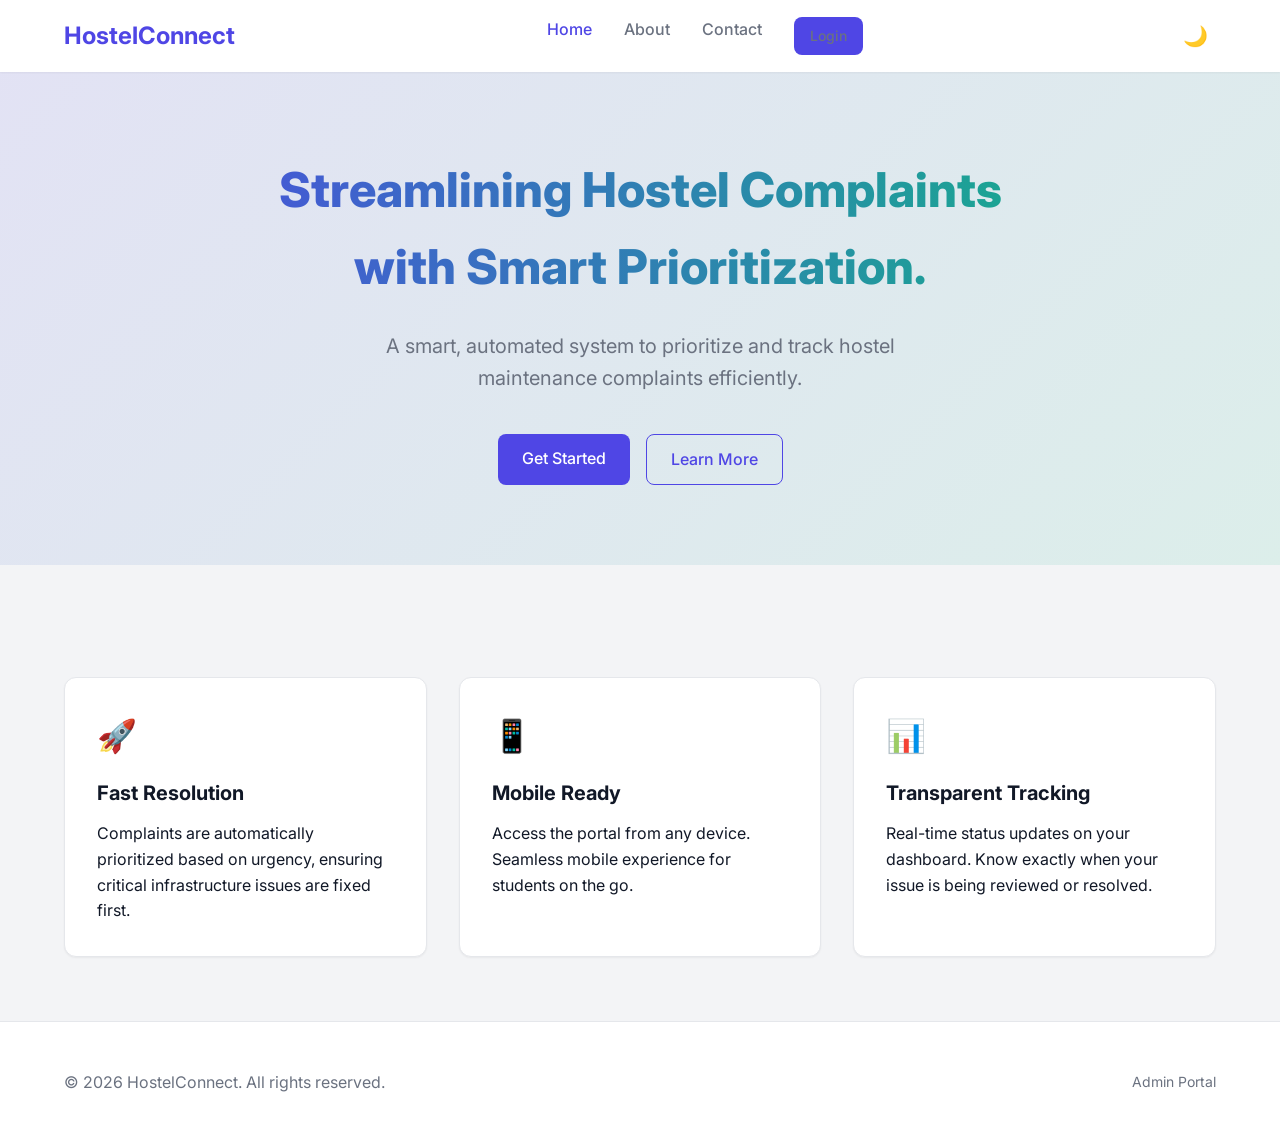
<file: index.html>
<!DOCTYPE html>
<html lang="en">

<head>
    <meta charset="UTF-8">
    <meta name="viewport" content="width=device-width, initial-scale=1.0">
    <title>HostelConnect - Complaint Prioritization System</title>

    <!-- Google Fonts -->
    <link rel="preconnect" href="https://fonts.googleapis.com">
    <link rel="preconnect" href="https://fonts.gstatic.com" crossorigin>
    <link href="https://fonts.googleapis.com/css2?family=Inter:wght@300;400;500;600;700;800&display=swap"
        rel="stylesheet">

    <!-- Custom CSS -->
    <link rel="stylesheet" href="assets/css/style.css">
</head>

<body>
    <!-- Navigation -->
    <nav class="navbar">
        <div class="container nav-container">
            <a href="index.html" class="logo">HostelConnect</a>

            <div class="nav-links hidden-mobile">
                <a href="index.html" class="active">Home</a>
                <a href="about.html">About</a>
                <a href="contact.html">Contact</a>
                <a href="user-login.html" class="btn btn-sm btn-primary">Login</a>
            </div>

            <div class="flex items-center gap-4">
                <button id="theme-toggle" class="theme-toggle" aria-label="Toggle Dark Mode">🌙</button>
                <button id="mobile-menu-btn" class="mobile-menu-btn" aria-label="Open Menu">☰</button>
            </div>
        </div>
    </nav>

    <!-- Hero Section -->
    <section class="hero">
        <div class="container">
            <h1>Streamlining Hostel Complaints <br> with Smart Prioritization.</h1>
            <p>A smart, automated system to prioritize and track hostel maintenance complaints efficiently.</p>
            <div class="flex justify-center gap-4">
                <a href="user-login.html" class="btn btn-primary">Get Started</a>
                <a href="about.html" class="btn btn-outline">Learn More</a>
            </div>
        </div>
    </section>

    <!-- Features Section -->
    <section class="features">
        <div class="container">
            <div class="features-grid">
                <div class="feature-card">
                    <div class="feature-icon">🚀</div>
                    <h3>Fast Resolution</h3>
                    <p class="text-muted">Complaints are automatically prioritized based on urgency, ensuring critical
                        infrastructure issues are fixed first.</p>
                </div>
                <div class="feature-card">
                    <div class="feature-icon">📱</div>
                    <h3>Mobile Ready</h3>
                    <p class="text-muted">Access the portal from any device. Seamless mobile experience for students on
                        the go.</p>
                </div>
                <div class="feature-card">
                    <div class="feature-icon">📊</div>
                    <h3>Transparent Tracking</h3>
                    <p class="text-muted">Real-time status updates on your dashboard. Know exactly when your issue is
                        being reviewed or resolved.</p>
                </div>
            </div>
        </div>
    </section>

    <!-- Footer -->
    <footer>
        <div class="container"
            style="display: flex; justify-content: space-between; align-items: center; flex-wrap: wrap;">
            <p>&copy; 2026 HostelConnect. All rights reserved.</p>
            <a href="admin-login.html" style="color: var(--text-muted); font-size: 0.875rem;">Admin Portal</a>
        </div>
    </footer>

    <!-- Scripts -->
    <script src="assets/js/main.js"></script>
</body>

</html>
</file>
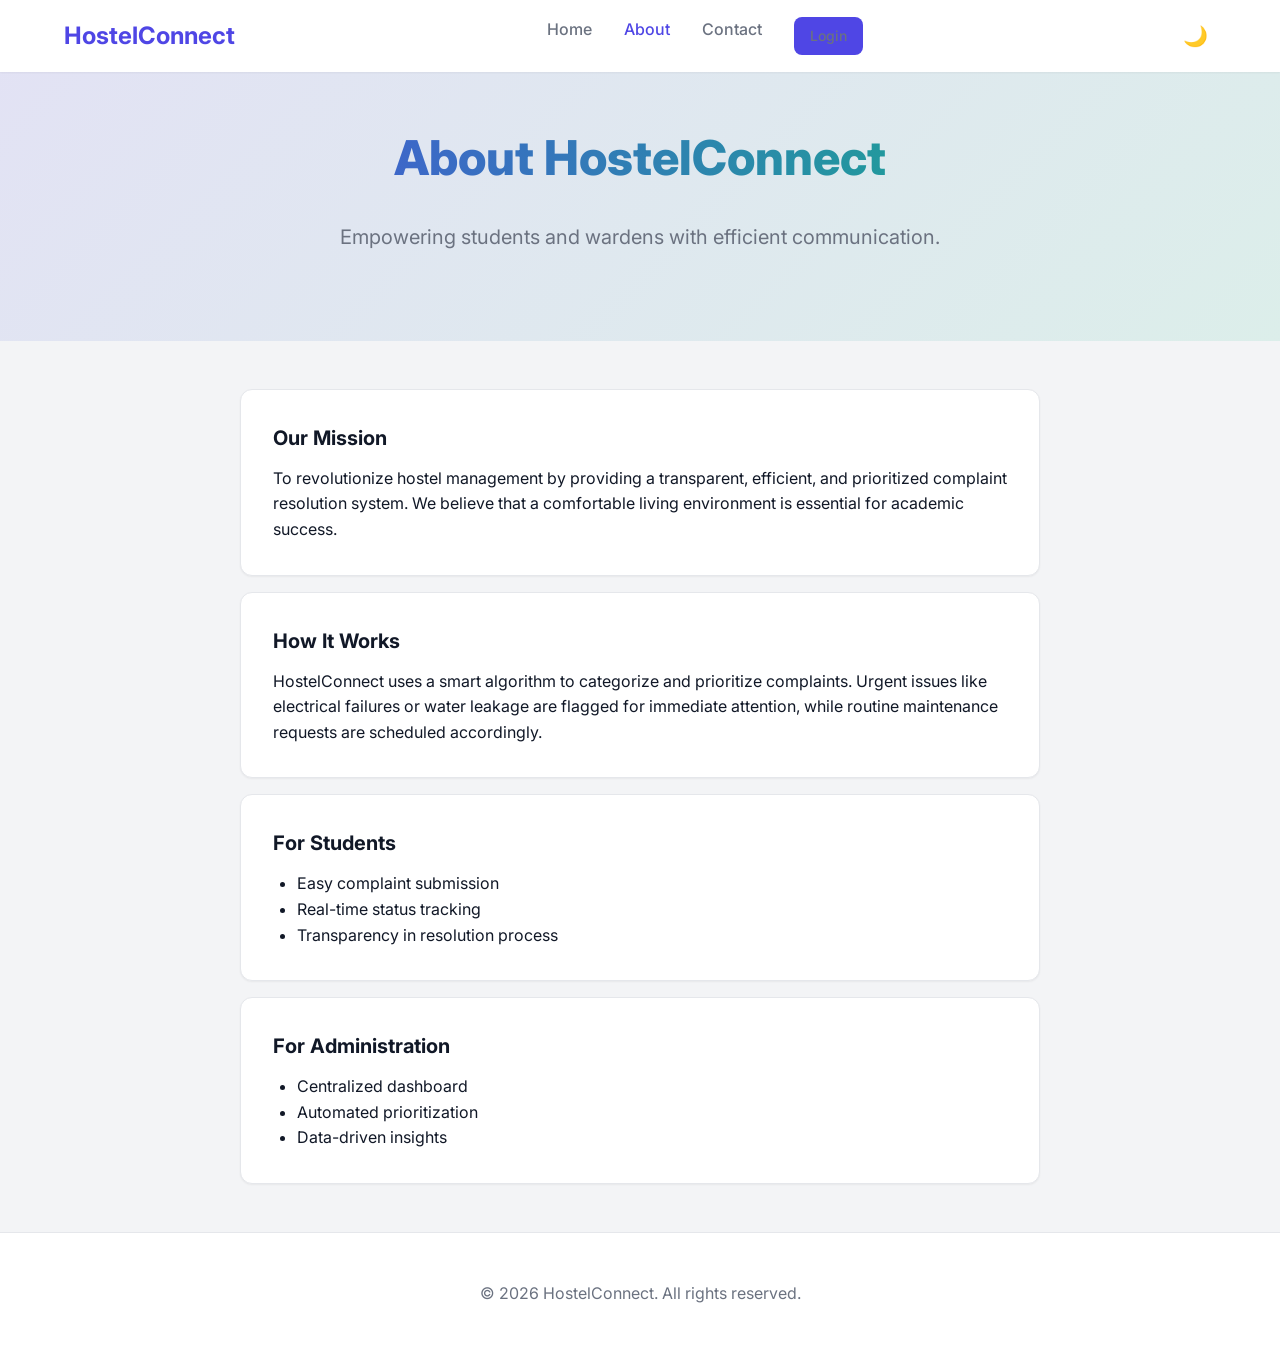
<file: about.html>
<!DOCTYPE html>
<html lang="en">

<head>
    <meta charset="UTF-8">
    <meta name="viewport" content="width=device-width, initial-scale=1.0">
    <title>About - HostelConnect</title>
    <link rel="preconnect" href="https://fonts.googleapis.com">
    <link rel="preconnect" href="https://fonts.gstatic.com" crossorigin>
    <link href="https://fonts.googleapis.com/css2?family=Inter:wght@300;400;500;600;700&display=swap" rel="stylesheet">
    <link rel="stylesheet" href="assets/css/style.css">
</head>

<body>
    <nav class="navbar">
        <div class="container nav-container">
            <a href="index.html" class="logo">HostelConnect</a>
            <div class="nav-links hidden-mobile">
                <a href="index.html">Home</a>
                <a href="about.html" class="active">About</a>
                <a href="contact.html">Contact</a>
                <a href="user-login.html" class="btn btn-sm btn-primary">Login</a>
            </div>
            <div class="flex items-center gap-4">
                <button id="theme-toggle" class="theme-toggle" aria-label="Toggle Dark Mode">🌙</button>
                <button id="mobile-menu-btn" class="mobile-menu-btn" aria-label="Open Menu">☰</button>
            </div>
        </div>
    </nav>

    <section class="hero" style="padding: 3rem 0;">
        <div class="container">
            <h1>About HostelConnect</h1>
            <p>Empowering students and wardens with efficient communication.</p>
        </div>
    </section>

    <div class="container" style="padding: 3rem 1.5rem;">
        <div class="flex gap-4" style="flex-direction: column; max-width: 800px; margin: 0 auto;">
            <div class="feature-card">
                <h3>Our Mission</h3>
                <p class="text-muted">
                    To revolutionize hostel management by providing a transparent, efficient, and prioritized complaint
                    resolution system.
                    We believe that a comfortable living environment is essential for academic success.
                </p>
            </div>

            <div class="feature-card">
                <h3>How It Works</h3>
                <p class="text-muted">
                    HostelConnect uses a smart algorithm to categorize and prioritize complaints.
                    Urgent issues like electrical failures or water leakage are flagged for immediate attention,
                    while routine maintenance requests are scheduled accordingly.
                </p>
            </div>

            <div class="feature-card">
                <h3>For Students</h3>
                <ul class="text-muted" style="list-style: disc; padding-left: 1.5rem;">
                    <li>Easy complaint submission</li>
                    <li>Real-time status tracking</li>
                    <li>Transparency in resolution process</li>
                </ul>
            </div>
            <div class="feature-card">
                <h3>For Administration</h3>
                <ul class="text-muted" style="list-style: disc; padding-left: 1.5rem;">
                    <li>Centralized dashboard</li>
                    <li>Automated prioritization</li>
                    <li>Data-driven insights</li>
                </ul>
            </div>
        </div>
    </div>

    <footer>
        <div class="container">
            <p>&copy; 2026 HostelConnect. All rights reserved.</p>
        </div>
    </footer>
    <script src="assets/js/main.js"></script>
</body>

</html>
</file>
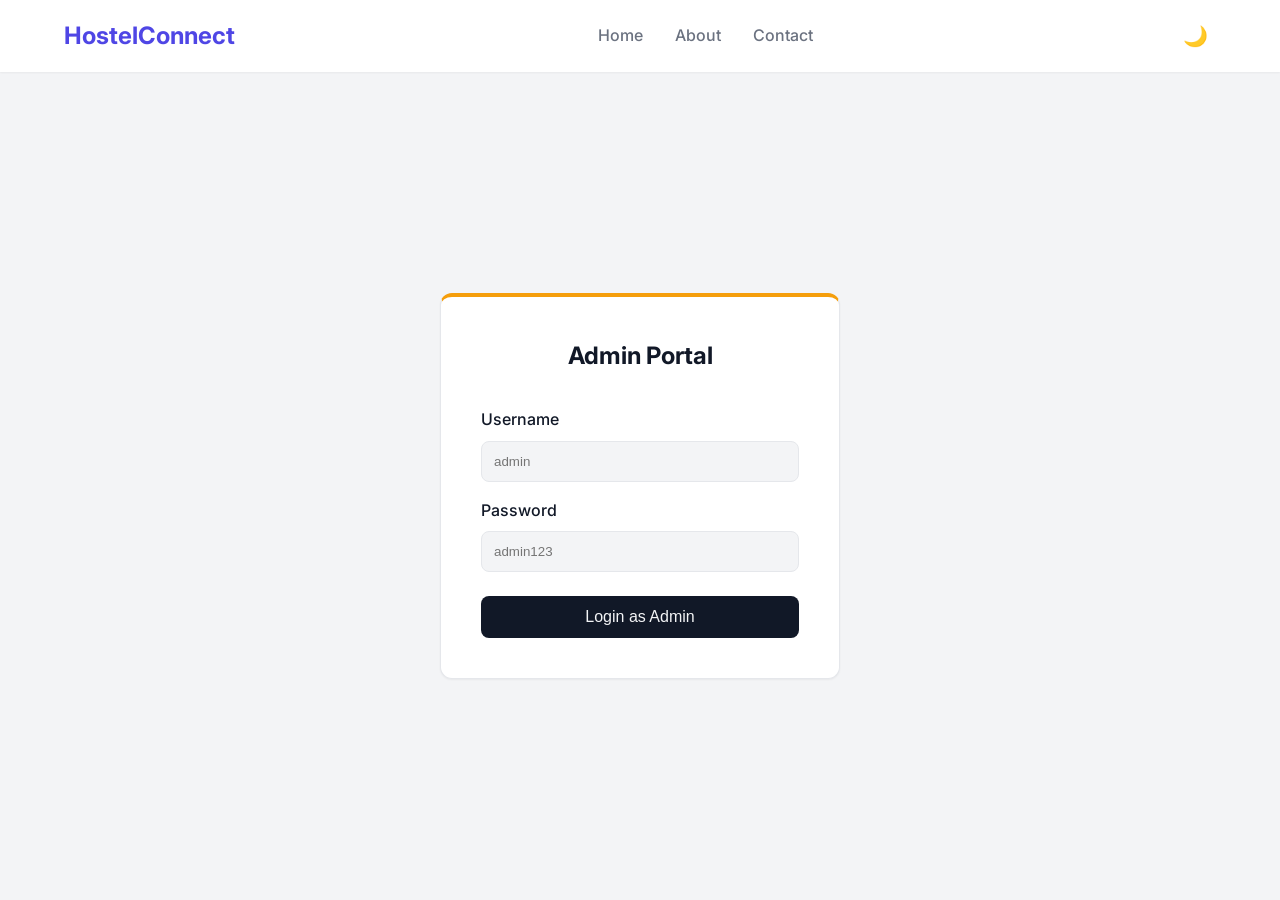
<file: admin-dashboard.html>
<!DOCTYPE html>
<html lang="en">

<head>
    <meta charset="UTF-8">
    <meta name="viewport" content="width=device-width, initial-scale=1.0">
    <title>Admin Dashboard - HostelConnect</title>
    <link rel="preconnect" href="https://fonts.googleapis.com">
    <link rel="preconnect" href="https://fonts.gstatic.com" crossorigin>
    <link href="https://fonts.googleapis.com/css2?family=Inter:wght@300;400;500;600;700&display=swap" rel="stylesheet">
    <link rel="stylesheet" href="assets/css/style.css">
    <style>
        .dashboard-container {
            display: grid;
            grid-template-columns: 250px 1fr;
            min-height: calc(100vh - 72px);
        }

        .sidebar {
            background-color: var(--bg-card);
            border-right: 1px solid var(--border-color);
            padding: 2rem 1rem;
        }

        .sidebar-menu {
            display: flex;
            flex-direction: column;
            gap: 0.5rem;
        }

        .menu-item {
            padding: 0.75rem 1rem;
            border-radius: var(--radius-md);
            color: var(--text-muted);
            cursor: pointer;
            transition: var(--transition);
        }

        .menu-item:hover,
        .menu-item.active {
            background-color: rgba(79, 70, 229, 0.1);
            color: var(--primary-color);
            font-weight: 500;
        }

        .main-content {
            padding: 2rem;
            background-color: var(--bg-body);
        }

        .section {
            display: none;
        }

        .section.active {
            display: block;
        }

        .status-badge {
            padding: 0.25rem 0.75rem;
            border-radius: 999px;
            font-size: 0.75rem;
            font-weight: 500;
        }

        .status-submitted {
            background-color: #DBEAFE;
            color: #1E40AF;
        }

        .status-review {
            background-color: #FEF3C7;
            color: #92400E;
        }

        .status-progress {
            background-color: #D1FAE5;
            color: #065F46;
        }

        .status-resolved {
            background-color: #E0E7FF;
            color: #3730A3;
        }

        .status-closed {
            background-color: #F3F4F6;
            color: #374151;
        }

        .filters {
            display: flex;
            gap: 1rem;
            margin-bottom: 1.5rem;
            align-items: center;
        }

        @media (max-width: 768px) {
            .dashboard-container {
                grid-template-columns: 1fr;
            }

            .sidebar {
                display: none;
            }
        }
    </style>
</head>

<body>
    <nav class="navbar">
        <div class="container nav-container">
            <a href="index.html" class="logo">HostelConnect <span
                    style="font-size: 0.75rem; background: var(--secondary-color); color: white; padding: 2px 6px; border-radius: 4px; vertical-align: middle;">ADMIN</span></a>
            <div class="flex items-center gap-4">
                <span id="admin-greeting" style="font-size: 0.875rem; font-weight: 500;">Hello, Admin</span>
                <button id="logout-btn" class="btn btn-sm btn-outline">Logout</button>
                <button id="theme-toggle" class="theme-toggle" aria-label="Toggle Dark Mode">🌙</button>
                <button id="mobile-menu-btn" class="mobile-menu-btn" aria-label="Open Menu">☰</button>
            </div>
        </div>
    </nav>

    <div class="dashboard-container">
        <!-- Sidebar -->
        <aside class="sidebar">
            <div class="sidebar-menu">
                <div class="menu-item active" data-section="all-complaints">
                    📊 Dashboard
                </div>
                <div class="menu-item" data-section="validate-registrations">
                    👥 Validate Users
                </div>
                <div class="menu-item" data-section="manage-users">
                    👨‍🎓 All Students
                </div>
                <div class="menu-item" data-section="profile">
                    👤 Admin Profile
                </div>
            </div>
        </aside>

        <!-- Main Content -->
        <main class="main-content">

            <!-- All Complaints Section -->
            <section id="all-complaints" class="section active">
                <h2 style="margin-bottom: 1.5rem;">Complaint Overview</h2>

                <div class="feature-card" style="margin-bottom: 2rem;">
                    <div class="filters">
                        <label style="font-weight: 500;">Filter Status:</label>
                        <select id="status-filter"
                            style="padding: 0.5rem; border: 1px solid var(--border-color); border-radius: var(--radius-md); background: var(--bg-body); color: var(--text-main);">
                            <option value="All">All</option>
                            <option value="Submitted">Submitted</option>
                            <option value="Under Review">Under Review</option>
                            <option value="In Progress">In Progress</option>
                            <option value="Resolved">Resolved</option>
                            <option value="Closed">Closed</option>
                        </select>
                        <label style="font-weight: 500;">Filter Urgency:</label>
                        <select id="urgency-filter"
                            style="padding: 0.5rem; border: 1px solid var(--border-color); border-radius: var(--radius-md); background: var(--bg-body); color: var(--text-main);">
                            <option value="All">All</option>
                            <option value="High">High</option>
                            <option value="Medium">Medium</option>
                            <option value="Low">Low</option>
                        </select>
                    </div>

                    <div style="overflow-x: auto;">
                        <table style="width: 100%; border-collapse: collapse; text-align: left;">
                            <thead>
                                <tr style="border-bottom: 2px solid var(--border-color);">
                                    <th style="padding: 1rem;">ID</th>
                                    <th style="padding: 1rem;">User</th>
                                    <th style="padding: 1rem;">Title</th>
                                    <th style="padding: 1rem;">Urgency</th>
                                    <th style="padding: 1rem;">Date</th>
                                    <th style="padding: 1rem;">Status</th>
                                    <th style="padding: 1rem;">Action</th>
                                </tr>
                            </thead>
                            <tbody id="admin-complaints-table">
                                <!-- Populated by JS -->
                            </tbody>
                        </table>
                    </div>
                </div>
            </section>

            <!-- Validate Registrations Section -->
            <section id="validate-registrations" class="section">
                <h2 style="margin-bottom: 1.5rem;">Validate New Registrations</h2>
                <div class="feature-card">
                    <div style="overflow-x: auto;">
                        <table style="width: 100%; border-collapse: collapse; text-align: left;">
                            <thead>
                                <tr style="border-bottom: 2px solid var(--border-color);">
                                    <th style="padding: 1rem;">Name</th>
                                    <th style="padding: 1rem;">Username</th>
                                    <th style="padding: 1rem;">Hostel/Room</th>
                                    <th style="padding: 1rem;">Status</th>
                                    <th style="padding: 1rem;">Action</th>
                                </tr>
                            </thead>
                            <tbody id="user-validation-table">
                                <!-- Populated by JS -->
                            </tbody>
                        </table>
                    </div>
                </div>
            </section>

            <!-- All Users Section -->
            <section id="manage-users" class="section">
                <h2 style="margin-bottom: 1.5rem;">All Students</h2>
                <div class="feature-card">
                    <div style="overflow-x: auto;">
                        <table style="width: 100%; border-collapse: collapse; text-align: left;">
                            <thead>
                                <tr style="border-bottom: 2px solid var(--border-color);">
                                    <th style="padding: 1rem;">Name</th>
                                    <th style="padding: 1rem;">Username</th>
                                    <th style="padding: 1rem;">Hostel/Room</th>
                                    <th style="padding: 1rem;">Phone</th>
                                    <th style="padding: 1rem;">Status</th>
                                    <th style="padding: 1rem;">Actions</th>
                                </tr>
                            </thead>
                            <tbody id="all-users-table">
                                <!-- Populated by JS -->
                            </tbody>
                        </table>
                    </div>
                </div>
            </section>

            <!-- Profile Section -->
            <section id="profile" class="section">
                <h2 style="margin-bottom: 1.5rem;">Admin Profile</h2>
                <div class="feature-card" style="max-width: 600px;">
                    <form id="profile-form">
                        <div class="flex items-center gap-4" style="margin-bottom: 2rem;">
                            <div style="position: relative;">
                                <img id="profile-img-display" src="" alt="Profile"
                                    style="width: 80px; height: 80px; border-radius: 50%; object-fit: cover; background-color: var(--secondary-color); display: none;">
                                <div id="profile-icon-display"
                                    style="width: 80px; height: 80px; background-color: var(--secondary-color); border-radius: 50%; display: flex; align-items: center; justify-content: center; color: white; font-size: 2rem;">
                                    🛡️</div>
                                <label for="profile-pic-input"
                                    style="position: absolute; bottom: 0; right: 0; background: var(--text-main); color: var(--bg-body); border-radius: 50%; width: 24px; height: 24px; display: flex; align-items: center; justify-content: center; cursor: pointer; font-size: 0.8rem;">✏️</label>
                                <input type="file" id="profile-pic-input" accept="image/*" style="display: none;">
                            </div>
                            <div>
                                <h3 id="profile-name-display">System Administrator</h3>
                                <p class="text-muted" id="profile-role-display">Super Admin</p>
                            </div>
                        </div>

                        <div style="margin-bottom: 1rem;">
                            <label style="display: block; margin-bottom: 0.5rem; font-weight: 500;">Full Name</label>
                            <input type="text" id="profile-name" value="System Administrator"
                                style="width: 100%; padding: 0.75rem; border: 1px solid var(--border-color); border-radius: var(--radius-md); background: var(--bg-body); color: var(--text-main);">
                        </div>

                        <div style="margin-bottom: 1rem;">
                            <label style="display: block; margin-bottom: 0.5rem; font-weight: 500;">Phone Number</label>
                            <input type="tel" id="profile-phone" value="987-654-3210"
                                style="width: 100%; padding: 0.75rem; border: 1px solid var(--border-color); border-radius: var(--radius-md); background: var(--bg-body); color: var(--text-main);">
                        </div>

                        <div style="margin-bottom: 1.5rem;">
                            <label style="display: block; margin-bottom: 0.5rem; font-weight: 500;">Office
                                Location</label>
                            <input type="text" id="profile-office" value="Main Administrative Block"
                                style="width: 100%; padding: 0.75rem; border: 1px solid var(--border-color); border-radius: var(--radius-md); background: var(--bg-body); color: var(--text-main);">
                        </div>

                        <button type="submit" class="btn btn-primary">Save Changes</button>
                    </form>
                </div>
            </section>
        </main>
    </div>

    <script src="assets/js/main.js"></script>
    <script src="assets/js/admin_dashboard.js"></script>
</body>

</html>
</file>
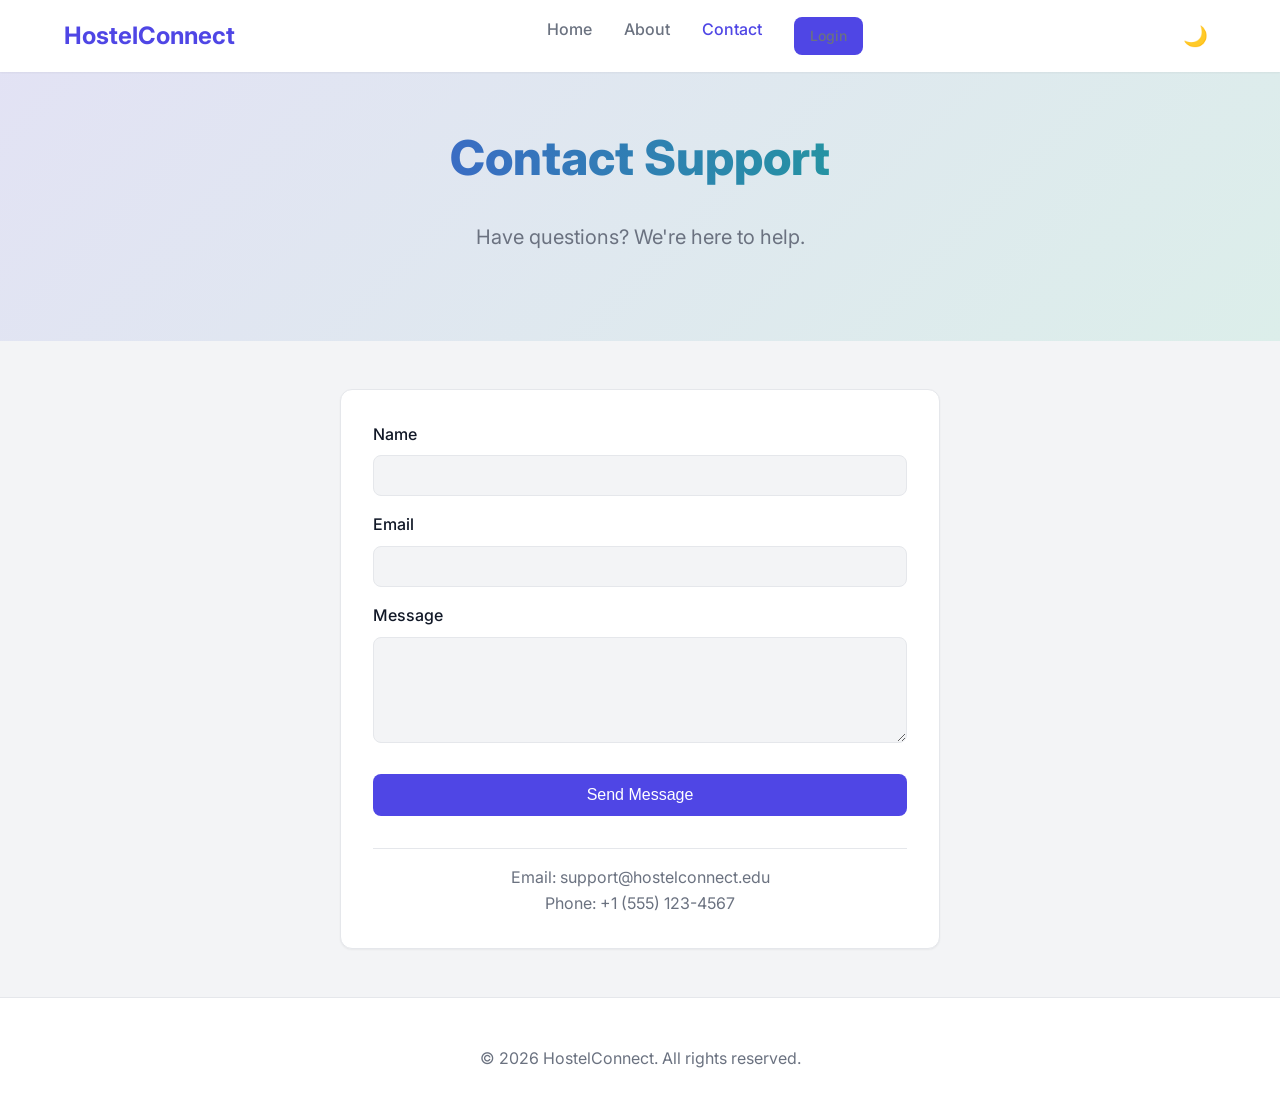
<file: contact.html>
<!DOCTYPE html>
<html lang="en">

<head>
    <meta charset="UTF-8">
    <meta name="viewport" content="width=device-width, initial-scale=1.0">
    <title>Contact - HostelConnect</title>
    <link rel="preconnect" href="https://fonts.googleapis.com">
    <link rel="preconnect" href="https://fonts.gstatic.com" crossorigin>
    <link href="https://fonts.googleapis.com/css2?family=Inter:wght@300;400;500;600;700&display=swap" rel="stylesheet">
    <link rel="stylesheet" href="assets/css/style.css">
</head>

<body>
    <nav class="navbar">
        <div class="container nav-container">
            <a href="index.html" class="logo">HostelConnect</a>
            <div class="nav-links hidden-mobile">
                <a href="index.html">Home</a>
                <a href="about.html">About</a>
                <a href="contact.html" class="active">Contact</a>
                <a href="user-login.html" class="btn btn-sm btn-primary">Login</a>
            </div>
            <div class="flex items-center gap-4">
                <button id="theme-toggle" class="theme-toggle" aria-label="Toggle Dark Mode">🌙</button>
                <button id="mobile-menu-btn" class="mobile-menu-btn" aria-label="Open Menu">☰</button>
            </div>
        </div>
    </nav>

    <section class="hero" style="padding: 3rem 0;">
        <div class="container">
            <h1>Contact Support</h1>
            <p>Have questions? We're here to help.</p>
        </div>
    </section>

    <div class="container" style="padding: 3rem 1.5rem;">
        <div class="feature-card" style="max-width: 600px; margin: 0 auto;">
            <form id="contact-form" onsubmit="event.preventDefault(); alert('Message sent!');">
                <div style="margin-bottom: 1rem;">
                    <label for="name" style="display: block; margin-bottom: 0.5rem; font-weight: 500;">Name</label>
                    <input type="text" id="name" required
                        style="width: 100%; padding: 0.75rem; border: 1px solid var(--border-color); border-radius: var(--radius-md); background: var(--bg-body); color: var(--text-main);">
                </div>

                <div style="margin-bottom: 1rem;">
                    <label for="email" style="display: block; margin-bottom: 0.5rem; font-weight: 500;">Email</label>
                    <input type="email" id="email" required
                        style="width: 100%; padding: 0.75rem; border: 1px solid var(--border-color); border-radius: var(--radius-md); background: var(--bg-body); color: var(--text-main);">
                </div>

                <div style="margin-bottom: 1.5rem;">
                    <label for="message"
                        style="display: block; margin-bottom: 0.5rem; font-weight: 500;">Message</label>
                    <textarea id="message" rows="5" required
                        style="width: 100%; padding: 0.75rem; border: 1px solid var(--border-color); border-radius: var(--radius-md); background: var(--bg-body); color: var(--text-main); font-family: inherit;"></textarea>
                </div>

                <button type="submit" class="btn btn-primary" style="width: 100%;">Send Message</button>
            </form>

            <div
                style="margin-top: 2rem; text-align: center; color: var(--text-muted); padding-top: 1rem; border-top: 1px solid var(--border-color);">
                <p>Email: support@hostelconnect.edu</p>
                <p>Phone: +1 (555) 123-4567</p>
            </div>
        </div>
    </div>

    <footer>
        <div class="container">
            <p>&copy; 2026 HostelConnect. All rights reserved.</p>
        </div>
    </footer>
    <script src="assets/js/main.js"></script>
</body>

</html>
</file>
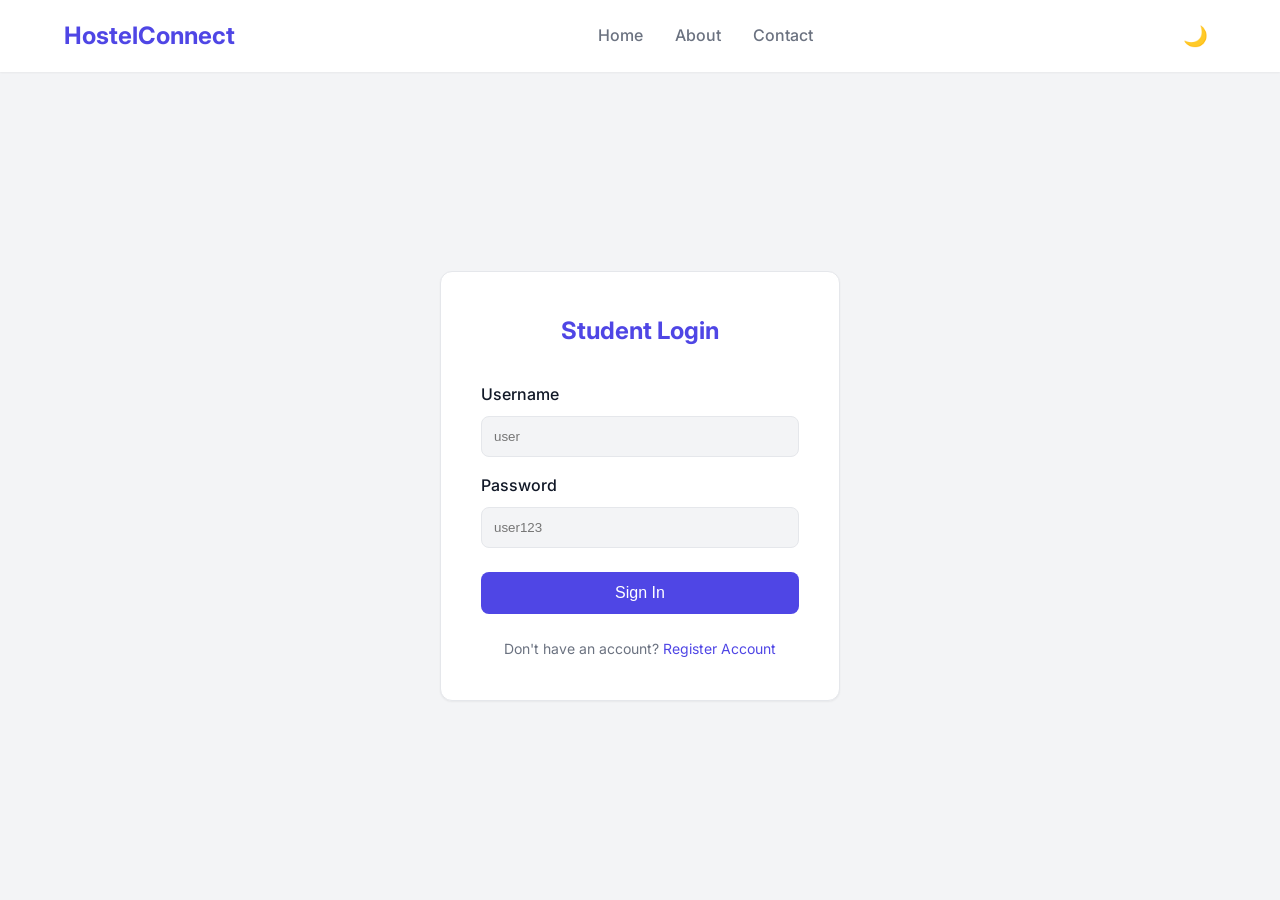
<file: user-dashboard.html>
<!DOCTYPE html>
<html lang="en">

<head>
    <meta charset="UTF-8">
    <meta name="viewport" content="width=device-width, initial-scale=1.0">
    <title>User Dashboard - HostelConnect</title>
    <link rel="preconnect" href="https://fonts.googleapis.com">
    <link rel="preconnect" href="https://fonts.gstatic.com" crossorigin>
    <link href="https://fonts.googleapis.com/css2?family=Inter:wght@300;400;500;600;700&display=swap" rel="stylesheet">
    <link rel="stylesheet" href="assets/css/style.css">
    <style>
        .dashboard-container {
            display: grid;
            grid-template-columns: 250px 1fr;
            min-height: calc(100vh - 72px);
        }

        .sidebar {
            background-color: var(--bg-card);
            border-right: 1px solid var(--border-color);
            padding: 2rem 1rem;
        }

        .sidebar-menu {
            display: flex;
            flex-direction: column;
            gap: 0.5rem;
        }

        .menu-item {
            padding: 0.75rem 1rem;
            border-radius: var(--radius-md);
            color: var(--text-muted);
            cursor: pointer;
            transition: var(--transition);
        }

        .menu-item:hover,
        .menu-item.active {
            background-color: rgba(79, 70, 229, 0.1);
            color: var(--primary-color);
            font-weight: 500;
        }

        .main-content {
            padding: 2rem;
            background-color: var(--bg-body);
        }

        .section {
            display: none;
        }

        .section.active {
            display: block;
        }

        .status-badge {
            padding: 0.25rem 0.75rem;
            border-radius: 999px;
            font-size: 0.75rem;
            font-weight: 500;
        }

        .status-submitted {
            background-color: #DBEAFE;
            color: #1E40AF;
        }

        .status-review {
            background-color: #FEF3C7;
            color: #92400E;
        }

        .status-progress {
            background-color: #D1FAE5;
            color: #065F46;
        }

        .status-resolved {
            background-color: #E0E7FF;
            color: #3730A3;
        }

        .status-closed {
            background-color: #F3F4F6;
            color: #374151;
        }

        @media (max-width: 768px) {
            .dashboard-container {
                grid-template-columns: 1fr;
            }

            .sidebar {
                display: none;
                /* Hide sidebar on mobile for now, maybe add toggle */
            }
        }
    </style>
</head>

<body>
    <nav class="navbar">
        <div class="container nav-container">
            <a href="index.html" class="logo">HostelConnect</a>
            <div class="flex items-center gap-4">
                <span id="user-greeting" style="font-size: 0.875rem; font-weight: 500;">Welcome, User</span>
                <button id="logout-btn" class="btn btn-sm btn-outline">Logout</button>
                <button id="theme-toggle" class="theme-toggle" aria-label="Toggle Dark Mode">🌙</button>
                <button id="mobile-menu-btn" class="mobile-menu-btn" aria-label="Open Menu">☰</button>
            </div>
        </div>
    </nav>

    <div class="dashboard-container">
        <!-- Sidebar -->
        <aside class="sidebar">
            <div class="sidebar-menu">
                <div class="menu-item active" data-section="submit-complaint">
                    📷 Submit Complaint
                </div>
                <div class="menu-item" data-section="my-complaints">
                    📋 My Complaints
                </div>
                <div class="menu-item" data-section="profile">
                    👤 Profile
                </div>
            </div>
        </aside>

        <!-- Main Content -->
        <main class="main-content">

            <!-- Submit Complaint Section -->
            <section id="submit-complaint" class="section active">
                <h2 style="margin-bottom: 1.5rem;">New Complaint</h2>
                <div class="feature-card" style="max-width: 800px;">
                    <form id="complaint-form">
                        <div class="grid gap-4" style="grid-template-columns: 1fr 1fr; margin-bottom: 1rem;">
                            <div>
                                <label style="display: block; margin-bottom: 0.5rem; font-weight: 500;">Category</label>
                                <select id="category" required
                                    style="width: 100%; padding: 0.75rem; border: 1px solid var(--border-color); border-radius: var(--radius-md); background: var(--bg-body); color: var(--text-main);">
                                    <option value="Electrical">Electrical</option>
                                    <option value="Plumbing">Plumbing</option>
                                    <option value="Furniture">Furniture</option>
                                    <option value="Cleaning">Cleaning</option>
                                    <option value="Internet">Internet/Wi-Fi</option>
                                    <option value="Other">Other</option>
                                </select>
                            </div>
                            <div>
                                <label style="display: block; margin-bottom: 0.5rem; font-weight: 500;">Detected
                                    Priority <span
                                        style="font-size: 0.75rem; color: var(--text-muted); font-weight: 400;">(Auto-assigned)</span></label>
                                <div id="priority-display"
                                    style="width: 100%; padding: 0.75rem; border: 1px solid var(--border-color); border-radius: var(--radius-md); background: var(--bg-body); color: var(--text-muted); font-weight: 500;">
                                    Type to detect...
                                </div>
                                <input type="hidden" id="urgency" value="Low">
                            </div>
                        </div>

                        <div style="margin-bottom: 1rem;">
                            <label style="display: block; margin-bottom: 0.5rem; font-weight: 500;">Title</label>
                            <input type="text" id="title" required placeholder="e.g. Fan not working in Room 101"
                                style="width: 100%; padding: 0.75rem; border: 1px solid var(--border-color); border-radius: var(--radius-md); background: var(--bg-body); color: var(--text-main);">
                        </div>

                        <div style="margin-bottom: 1.5rem;">
                            <label style="display: block; margin-bottom: 0.5rem; font-weight: 500;">Description</label>
                            <textarea id="description" rows="4" required placeholder="Describe the issue in detail..."
                                style="width: 100%; padding: 0.75rem; border: 1px solid var(--border-color); border-radius: var(--radius-md); background: var(--bg-body); color: var(--text-main); font-family: inherit;"></textarea>
                        </div>

                        <button type="submit" class="btn btn-primary">Submit Complaint</button>
                    </form>
                </div>
            </section>

            <!-- My Complaints Section -->
            <section id="my-complaints" class="section">
                <h2 style="margin-bottom: 1.5rem;">My Complaints</h2>
                <div class="feature-card">
                    <div style="overflow-x: auto;">
                        <table style="width: 100%; border-collapse: collapse; text-align: left;">
                            <thead>
                                <tr style="border-bottom: 2px solid var(--border-color);">
                                    <th style="padding: 1rem;">ID</th>
                                    <th style="padding: 1rem;">Title</th>
                                    <th style="padding: 1rem;">Category</th>
                                    <th style="padding: 1rem;">Date</th>
                                    <th style="padding: 1rem;">Status</th>
                                    <th style="padding: 1rem;">Actions</th>
                                </tr>
                            </thead>
                            <tbody id="complaints-table-body">
                                <!-- Populated by JS -->
                            </tbody>
                        </table>
                    </div>
                </div>
            </section>

            <!-- Profile Section -->
            <section id="profile" class="section">
                <h2 style="margin-bottom: 1.5rem;">My Profile</h2>
                <div class="feature-card" style="max-width: 600px;">
                    <form id="profile-form">
                        <div class="flex items-center gap-4" style="margin-bottom: 2rem;">
                            <div style="position: relative;">
                                <img id="profile-img-display" src="" alt="Profile"
                                    style="width: 80px; height: 80px; border-radius: 50%; object-fit: cover; background-color: var(--primary-color); display: none;">
                                <div id="profile-icon-display"
                                    style="width: 80px; height: 80px; background-color: var(--primary-color); border-radius: 50%; display: flex; align-items: center; justify-content: center; color: white; font-size: 2rem;">
                                    👤</div>
                                <label for="profile-pic-input"
                                    style="position: absolute; bottom: 0; right: 0; background: var(--text-main); color: var(--bg-body); border-radius: 50%; width: 24px; height: 24px; display: flex; align-items: center; justify-content: center; cursor: pointer; font-size: 0.8rem;">✏️</label>
                                <input type="file" id="profile-pic-input" accept="image/*" style="display: none;">
                            </div>
                            <div>
                                <h3 id="profile-name-display">John Doe</h3>
                                <p class="text-muted" id="profile-role-display">Student</p>
                            </div>
                        </div>

                        <div style="margin-bottom: 1rem;">
                            <label style="display: block; margin-bottom: 0.5rem; font-weight: 500;">Full Name</label>
                            <input type="text" id="profile-name" value="John Doe"
                                style="width: 100%; padding: 0.75rem; border: 1px solid var(--border-color); border-radius: var(--radius-md); background: var(--bg-body); color: var(--text-main);">
                        </div>

                        <div style="margin-bottom: 1rem;">
                            <label style="display: block; margin-bottom: 0.5rem; font-weight: 500;">Phone Number</label>
                            <input type="tel" id="profile-phone" value="123-456-7890"
                                style="width: 100%; padding: 0.75rem; border: 1px solid var(--border-color); border-radius: var(--radius-md); background: var(--bg-body); color: var(--text-main);">
                        </div>

                        <div style="margin-bottom: 1.5rem;">
                            <label style="display: block; margin-bottom: 0.5rem; font-weight: 500;">Hostel Block /
                                Room</label>
                            <input type="text" id="profile-hostel" value="Block A - 101"
                                style="width: 100%; padding: 0.75rem; border: 1px solid var(--border-color); border-radius: var(--radius-md); background: var(--bg-body); color: var(--text-main);">
                        </div>

                        <button type="submit" class="btn btn-primary">Save Changes</button>
                    </form>
                </div>
            </section>
        </main>
    </div>

    <script src="assets/js/main.js"></script>
    <script src="assets/js/user_dashboard.js"></script>
</body>

</html>
</file>
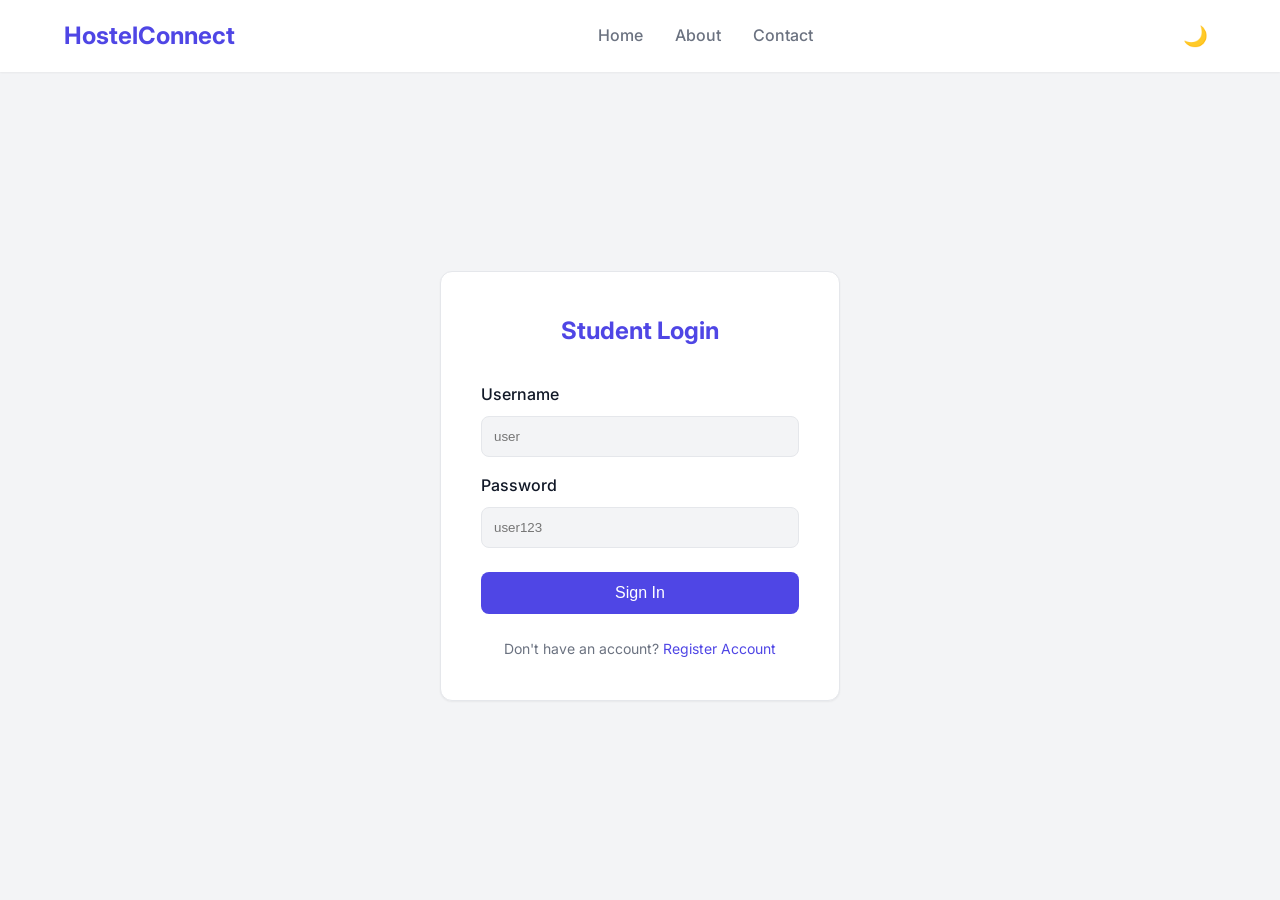
<file: user-login.html>
<!DOCTYPE html>
<html lang="en">

<head>
    <meta charset="UTF-8">
    <meta name="viewport" content="width=device-width, initial-scale=1.0">
    <title>User Login - HostelConnect</title>
    <link rel="preconnect" href="https://fonts.googleapis.com">
    <link rel="preconnect" href="https://fonts.gstatic.com" crossorigin>
    <link href="https://fonts.googleapis.com/css2?family=Inter:wght@300;400;500;600;700&display=swap" rel="stylesheet">
    <link rel="stylesheet" href="assets/css/style.css">
</head>

<body class="auth-page-body">
    <nav class="navbar">
        <div class="container nav-container">
            <a href="index.html" class="logo">HostelConnect</a>
            <div class="nav-links">
                <a href="index.html">Home</a>
                <a href="about.html">About</a>
                <a href="contact.html">Contact</a>
            </div>
            <button id="theme-toggle" class="theme-toggle" aria-label="Toggle Dark Mode">🌙</button>
        </div>
    </nav>

    <div class="auth-container">
        <div class="feature-card auth-card">
            <h2 class="auth-title">Student Login</h2>

            <form id="login-form">
                <div class="form-group">
                    <label for="username" class="form-label">Username</label>
                    <input type="text" id="username" required placeholder="user" class="form-input">
                </div>

                <div class="form-group mb-lg">
                    <label for="password" class="form-label">Password</label>
                    <input type="password" id="password" required placeholder="user123" class="form-input">
                </div>

                <div id="error-msg" class="auth-error">
                    Invalid username or password
                </div>

                <button type="submit" class="btn btn-primary auth-btn">Sign In</button>
            </form>

            <p class="auth-footer">
                Don't have an account? <a href="register.html" class="auth-link">Register Account</a>
            </p>
        </div>
    </div>

    <!-- Auth Script -->
    <script src="assets/js/main.js"></script>
    <script src="assets/js/auth.js"></script>
</body>

</html>
</file>
<file: assets/css/style.css>
/* 
   Complaint Prioritization System 
   Global Styles & Design System 
*/

:root {
    /* Primary Colors */
    --primary-color: #4F46E5;
    /* Indigo 600 */
    --primary-hover: #4338CA;
    /* Indigo 700 */
    --secondary-color: #10B981;
    /* Emerald 500 */
    --accent-color: #F59E0B;
    /* Amber 500 */
    --danger-color: #EF4444;
    /* Red 500 */

    /* Neutral Colors - Light Mode Default */
    --bg-body: #F3F4F6;
    /* Gray 100 */
    --bg-card: #FFFFFF;
    --text-main: #111827;
    /* Gray 900 */
    --text-muted: #6B7280;
    /* Gray 500 */
    --border-color: #E5E7EB;
    /* Gray 200 */

    /* Typography */
    --font-main: 'Inter', system-ui, -apple-system, sans-serif;

    /* Shadows & Radius */
    --shadow-sm: 0 1px 2px 0 rgba(0, 0, 0, 0.05);
    --shadow-md: 0 4px 6px -1px rgba(0, 0, 0, 0.1), 0 2px 4px -1px rgba(0, 0, 0, 0.06);
    --radius-md: 0.5rem;
    --radius-lg: 0.75rem;

    /* Transitions */
    --transition: all 0.3s ease;
}

[data-theme="dark"] {
    --bg-body: #111827;
    /* Gray 900 */
    --bg-card: #1F2937;
    /* Gray 800 */
    --text-main: #F9FAFB;
    /* Gray 50 */
    --text-muted: #9CA3AF;
    /* Gray 400 */
    --border-color: #374151;
    /* Gray 700 */
}

/* Base Reset & Typography */
* {
    margin: 0;
    padding: 0;
    box-sizing: border-box;
}

body {
    font-family: var(--font-main);
    background-color: var(--bg-body);
    color: var(--text-main);
    line-height: 1.6;
    transition: background-color 0.3s ease, color 0.3s ease;
    overflow-x: hidden;
    width: 100%;
}

a {
    text-decoration: none;
    color: inherit;
    transition: var(--transition);
}

ul {
    list-style: none;
}

img {
    max-width: 100%;
    display: block;
}

/* Utility Classes */
.container {
    max-width: 1200px;
    margin: 0 auto;
    padding: 0 1.5rem;
}

.flex {
    display: flex;
}

.items-center {
    align-items: center;
}

.justify-between {
    justify-content: space-between;
}

.justify-center {
    justify-content: center;
}

.gap-2 {
    gap: 0.5rem;
}

.gap-4 {
    gap: 1rem;
}

.grid {
    display: grid;
}

.hidden {
    display: none;
}

/* Buttons */
.btn {
    display: inline-block;
    padding: 0.75rem 1.5rem;
    border-radius: var(--radius-md);
    font-weight: 500;
    cursor: pointer;
    border: none;
    transition: var(--transition);
    font-size: 1rem;
}

.btn-primary {
    background-color: var(--primary-color);
    color: white;
}

.btn-primary:hover {
    background-color: var(--primary-hover);
    transform: translateY(-1px);
}

.btn-outline {
    background-color: transparent;
    border: 1px solid var(--primary-color);
    color: var(--primary-color);
}

.btn-outline:hover {
    background-color: var(--primary-color);
    color: white;
}

.btn-sm {
    padding: 0.5rem 1rem;
    font-size: 0.875rem;
}

/* Navbar */
.navbar {
    background-color: var(--bg-card);
    box-shadow: var(--shadow-sm);
    padding: 1rem 0;
    position: sticky;
    top: 0;
    z-index: 50;
}

.nav-container {
    display: flex;
    justify-content: space-between;
    align-items: center;
}

.logo {
    font-size: 1.5rem;
    font-weight: 700;
    color: var(--primary-color);
}

.nav-links {
    display: flex;
    gap: 2rem;
}

.nav-links a {
    color: var(--text-muted);
    font-weight: 500;
}

.nav-links a:hover,
.nav-links a.active {
    color: var(--primary-color);
}

.theme-toggle {
    background: none;
    border: none;
    cursor: pointer;
    color: var(--text-main);
    font-size: 1.25rem;
    padding: 0.5rem;
    border-radius: 50%;
    transition: var(--transition);
}

.theme-toggle:hover {
    background-color: rgba(0, 0, 0, 0.05);
}

/* Hero Section */
.hero {
    padding: 5rem 0;
    text-align: center;
    background: linear-gradient(135deg, rgba(79, 70, 229, 0.1) 0%, rgba(16, 185, 129, 0.1) 100%);
}

.hero h1 {
    font-size: 3rem;
    font-weight: 800;
    margin-bottom: 1.5rem;
    background: linear-gradient(to right, var(--primary-color), var(--secondary-color));
    -webkit-background-clip: text;
    background-clip: text;
    -webkit-text-fill-color: transparent;
}

.hero p {
    font-size: 1.25rem;
    color: var(--text-muted);
    margin-bottom: 2.5rem;
    max-width: 600px;
    margin-left: auto;
    margin-right: auto;
}

/* Features Grid */
.features {
    padding: 4rem 0;
}

.features-grid {
    display: grid;
    grid-template-columns: repeat(auto-fit, minmax(300px, 1fr));
    gap: 2rem;
    margin-top: 3rem;
}

.feature-card {
    background-color: var(--bg-card);
    padding: 2rem;
    border-radius: var(--radius-lg);
    box-shadow: var(--shadow-sm);
    border: 1px solid var(--border-color);
    transition: var(--transition);
}

.feature-card:hover {
    box-shadow: var(--shadow-md);
    transform: translateY(-5px);
}

.feature-icon {
    font-size: 2rem;
    color: var(--primary-color);
    margin-bottom: 1rem;
}

.feature-card h3 {
    margin-bottom: 0.75rem;
    font-size: 1.25rem;
}

/* Footer */
footer {
    background-color: var(--bg-card);
    border-top: 1px solid var(--border-color);
    padding: 3rem 0;
    margin-top: auto;
    text-align: center;
    color: var(--text-muted);
}

/* Mobile Nav Trigger - Hidden by default */
.mobile-menu-btn {
    display: none;
    background: none;
    border: none;
    font-size: 1.5rem;
    color: var(--text-main);
    cursor: pointer;
    padding: 0.5rem;
}

/* Responsive Styles */
@media (max-width: 1024px) {
    .container {
        padding: 0 1rem;
    }

    .hero h1 {
        font-size: 2.5rem;
    }
}

@media (max-width: 768px) {

    /* Navbar */
    .mobile-menu-btn {
        display: block;
    }

    .nav-links {
        display: none;
        /* Hidden by default */
        position: absolute;
        top: 100%;
        left: 0;
        right: 0;
        background-color: var(--bg-card);
        flex-direction: column;
        padding: 1rem;
        box-shadow: var(--shadow-md);
        border-bottom: 1px solid var(--border-color);
        gap: 1rem;
    }

    .nav-links.active {
        display: flex;
    }

    .nav-links .btn {
        width: 100%;
        text-align: center;
    }

    /* Hero */
    .hero {
        padding: 3rem 0;
    }

    .hero h1 {
        font-size: 2rem;
    }

    .grid,
    .features-grid,
    .dashboard-container {
        grid-template-columns: 1fr !important;
    }

    /* Dashboard Sidebar */
    .sidebar {
        display: none;
        /* Hidden by default on mobile */
        border-right: none;
        border-bottom: 1px solid var(--border-color);
        padding: 1rem;
    }

    .sidebar.active {
        display: block;
    }

    .filters {
        flex-direction: column;
        align-items: stretch;
    }

    .feature-card {
        padding: 1.5rem;
    }
}

@media (max-width: 480px) {
    .hero h1 {
        font-size: 1.75rem;
    }

    .btn {
        width: 100%;
        margin-bottom: 0.5rem;
    }

    .flex.gap-4 {
        flex-wrap: wrap;
    }

    /* Responsive Tables */
    table,
    thead,
    tbody,
    th,
    td,
    tr {
        display: block;
    }

    thead tr {
        position: absolute;
        width: 1px;
        height: 1px;
        padding: 0;
        margin: -1px;
        overflow: hidden;
        clip: rect(0, 0, 0, 0);
        border: 0;
    }

    tr {
        margin-bottom: 1rem;
        border: 1px solid var(--border-color);
        border-radius: var(--radius-md);
        padding: 0.5rem;
    }

    td {
        border: none;
        position: relative;
        padding-left: 50% !important;
        text-align: right;
        border-bottom: 1px solid var(--border-color);
    }

    td:last-child {
        border-bottom: none;
    }

    td:before {
        position: absolute;
        top: 50%;
        left: 0.75rem;
        transform: translateY(-50%);
        width: 45%;
        white-space: nowrap;
        font-weight: 600;
        text-align: left;
    }

    /* Check specific tables for header mapping */
    #complaints-table-body td:nth-of-type(1):before {
        content: "ID";
    }

    #complaints-table-body td:nth-of-type(2):before {
        content: "Title";
    }

    #complaints-table-body td:nth-of-type(3):before {
        content: "Category";
    }

    #complaints-table-body td:nth-of-type(4):before {
        content: "Date";
    }

    #complaints-table-body td:nth-of-type(5):before {
        content: "Status";
    }

    #admin-complaints-table td:nth-of-type(1):before {
        content: "ID";
    }

    #admin-complaints-table td:nth-of-type(2):before {
        content: "User";
    }

    #admin-complaints-table td:nth-of-type(3):before {
        content: "Title";
    }

    #admin-complaints-table td:nth-of-type(4):before {
        content: "Urgency";
    }

    #admin-complaints-table td:nth-of-type(5):before {
        content: "Date";
    }

    #admin-complaints-table td:nth-of-type(6):before {
        content: "Status";
    }

    #admin-complaints-table td:nth-of-type(7):before {
        content: "Action";
    }
}

/* Auth Forms External CSS */
.auth-page-body {
    height: 100vh;
    display: flex;
    flex-direction: column;
}

.auth-container {
    flex: 1;
    display: flex;
    align-items: center;
    justify-content: center;
    background: var(--bg-body);
    padding: 1rem;
}

.auth-container.register {
    padding: 2rem 0;
}

.auth-card {
    width: 100%;
    max-width: 400px;
    padding: 2.5rem;
}

.auth-card.register {
    max-width: 500px;
}

.auth-card.admin {
    border-top: 4px solid var(--accent-color);
}

.auth-title {
    text-align: center;
    margin-bottom: 2rem;
    color: var(--primary-color);
}

.auth-title.admin-title {
    color: var(--text-main);
}

.form-group {
    margin-bottom: 1rem;
}

.form-group.mb-lg {
    margin-bottom: 1.5rem;
}

.form-label {
    display: block;
    margin-bottom: 0.5rem;
    font-weight: 500;
}

.form-input {
    width: 100%;
    padding: 0.75rem;
    border: 1px solid var(--border-color);
    border-radius: var(--radius-md);
    background: var(--bg-body);
    color: var(--text-main);
}

.auth-error {
    color: var(--danger-color);
    font-size: 0.875rem;
    margin-bottom: 1rem;
    text-align: center;
    display: none;
}

.auth-success {
    color: var(--secondary-color);
    font-size: 0.875rem;
    margin-bottom: 1rem;
    text-align: center;
    display: none;
}

.auth-btn {
    width: 100%;
}

.auth-btn.admin-btn {
    background-color: var(--text-main);
    color: var(--bg-body);
    border: none;
}

.auth-footer {
    text-align: center;
    margin-top: 1.5rem;
    font-size: 0.875rem;
    color: var(--text-muted);
}

.auth-link {
    color: var(--primary-color);
}
</file>
